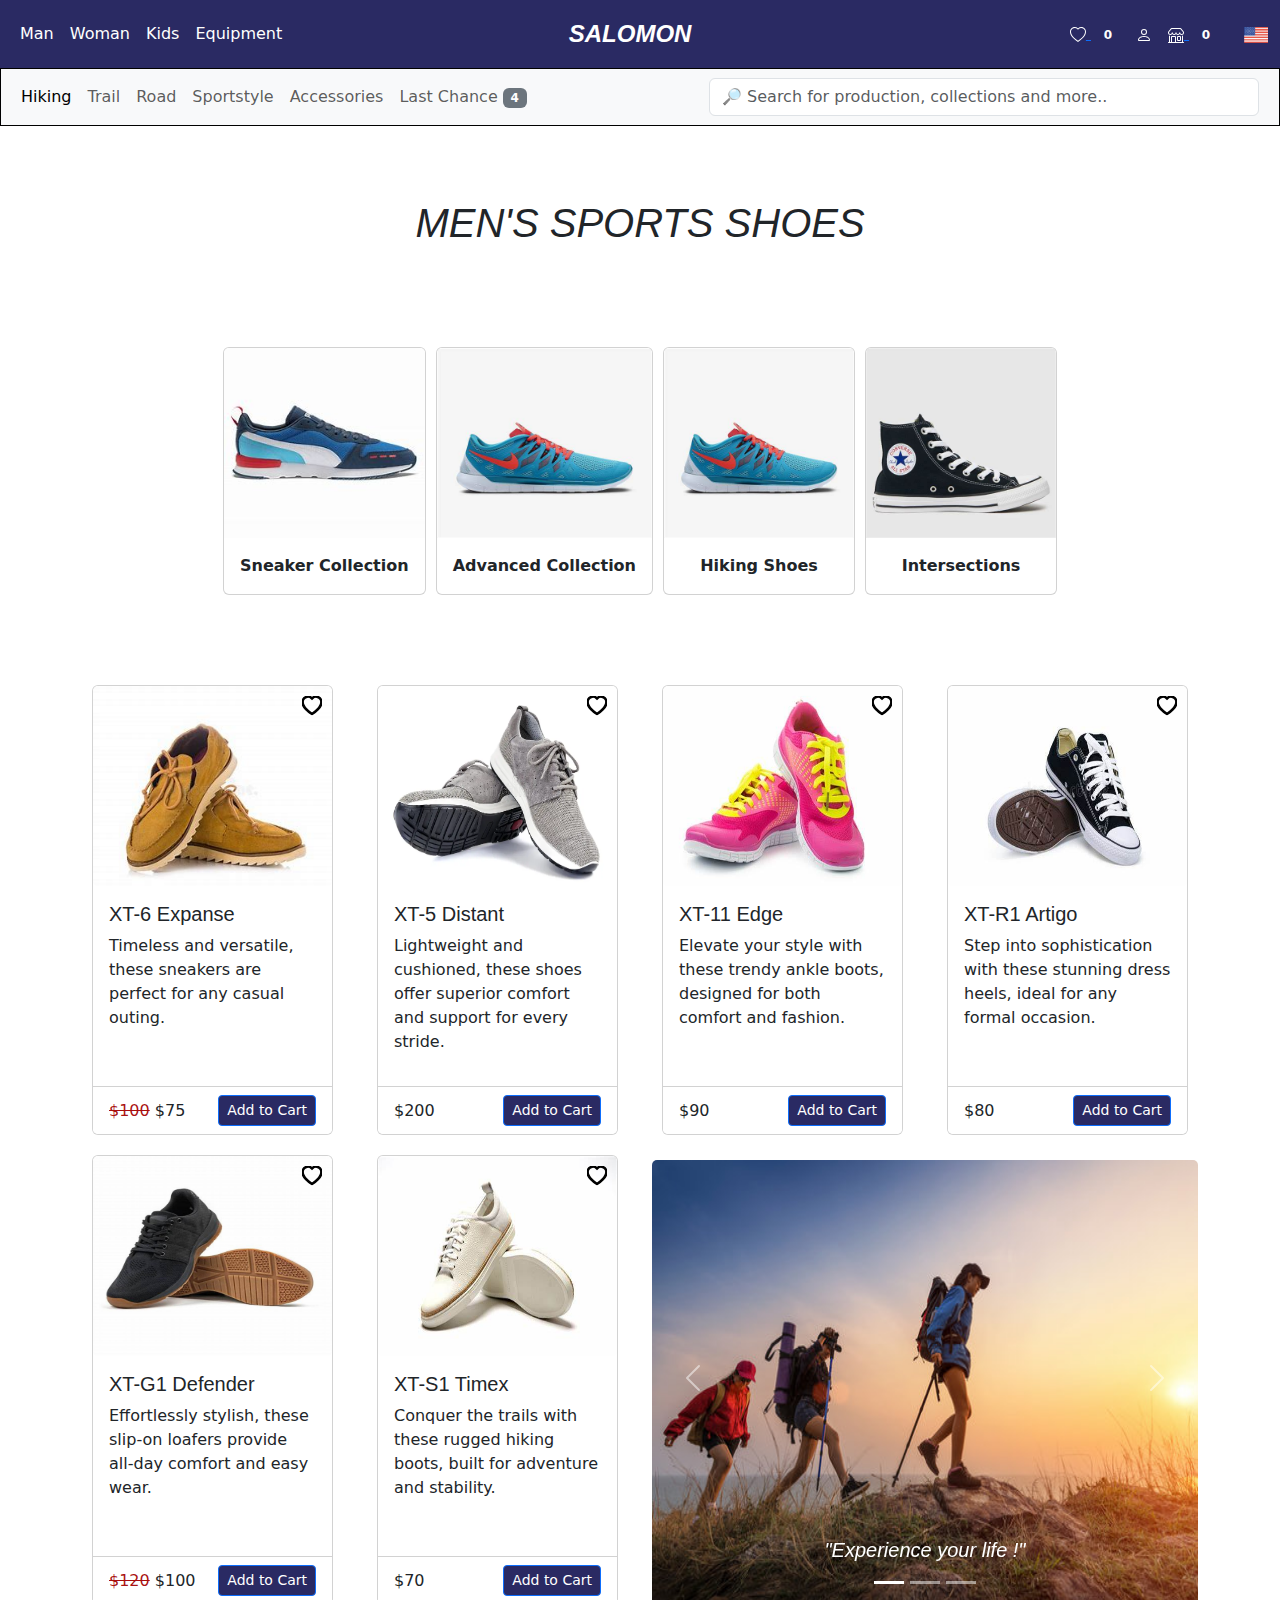
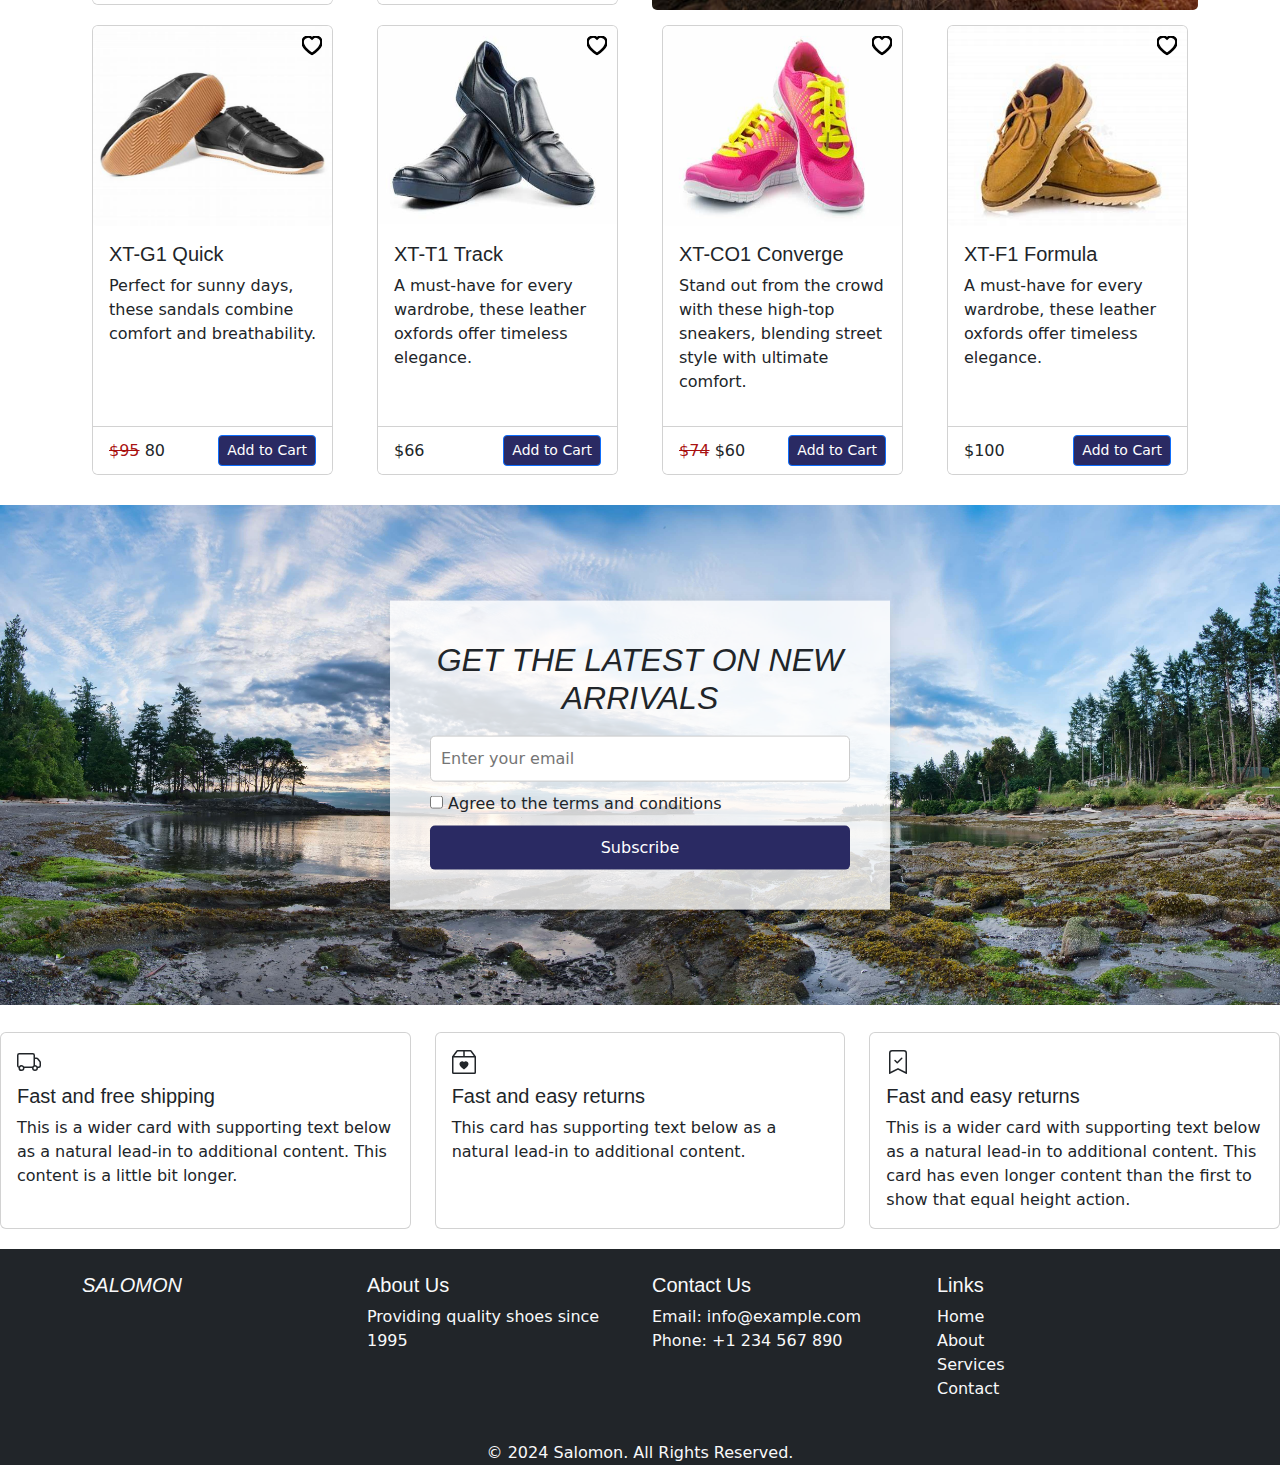
<file: index.html>
<!doctype html>
<html lang="en">
<head>
    <meta charset="UTF-8">
    <meta name="viewport" content="width=device-width, initial-scale=1, shrink-to-fit=no">
    <meta http-equiv="X-UA-Compatible" content="ie=edge">
    <title>SALOMON</title>
    <link href="https://cdn.jsdelivr.net/npm/bootstrap@5.3.3/dist/css/bootstrap.min.css" rel="stylesheet">
    <link href="https://cdn.jsdelivr.net/npm/bootstrap@5.3.0-alpha1/dist/css/bootstrap.min.css" rel="stylesheet">
    <link rel="stylesheet" href="style.css">
    <script src="https://code.jquery.com/jquery-3.6.0.min.js"></script>
    <script src="script.js" defer></script>
</head>
<body>

<section class="first">
    <nav class="navbar navbar1 navbar-expand-lg">
        <div class="container-fluid">

            <button class="navbar-toggler" type="button" data-bs-toggle="collapse" data-bs-target="#navbarNav" aria-controls="navbarNav" aria-expanded="false" aria-label="Toggle navigation">
                <span class="navbar-toggler-icon"></span>
            </button>

            <div class="collapse navbar-collapse justify-content-between" id="navbarNav">

                <ul class="navbar-nav">
                    <li class="nav-item">
                        <a class="nav-link active nav-link1" aria-current="page" href="#">Man</a>
                    </li>
                    <li class="nav-item">
                        <a class="nav-link nav-link1" href="women.html" href="#">Woman</a>
                    </li>
                    <li class="nav-item">
                        <a class="nav-link nav-link1" href="#">Kids</a>
                    </li>
                    <li class="nav-item">
                        <a class="nav-link nav-link1" href="#">Equipment</a>
                    </li>
                </ul>


                <ul class="navbar-nav mx-auto">
                    <li class="nav-item">
                        <a class="nav-link nav-link1 salomon-link" href="#"><i>SALOMON</i></a>
                    </li>
                </ul>


                <div class="d-flex align-items-center">

                    <a href="#" class="me-3" id="like-button" >
                        <svg xmlns="http://www.w3.org/2000/svg" width="16" height="16" fill="currentColor" class="bi bi-heart bi1" viewBox="0 0 16 16">
                            <path d="m8 2.748-.717-.737C5.6.281 2.514.878 1.4 3.053c-.523 1.023-.641 2.5.314 4.385.92 1.815 2.834 3.989 6.286 6.357 3.452-2.368 5.365-4.542 6.286-6.357.955-1.886.838-3.362.314-4.385C13.486.878 10.4.28 8.717 2.01zM8 15C-7.333 4.868 3.279-3.04 7.824 1.143q.09.083.176.171a3 3 0 0 1 .176-.17C12.72-3.042 23.333 4.867 8 15"/>
                        </svg>
                        <span class="badge badge4" id="like-count">0</span>
                    </a>


                    <a href="login.html" class="me-3">
                        <svg xmlns="http://www.w3.org/2000/svg" width="16" height="16" fill="currentColor" class="bi bi-person bi1" viewBox="0 0 16 16">
                            <path d="M8 8a3 3 0 1 0 0-6 3 3 0 0 0 0 6m2-3a2 2 0 1 1-4 0 2 2 0 0 1 4 0m4 8c0 1-1 1-1 1H3s-1 0-1-1 1-4 6-4 6 3 6 4m-1-.004c-.001-.246-.154-.986-.832-1.664C11.516 10.68 10.289 10 8 10s-3.516.68-4.168 1.332c-.678.678-.83 1.418-.832 1.664z"/>
                        </svg>
                    </a>


                    <a href="#" class="me-3">
                        <svg xmlns="http://www.w3.org/2000/svg" width="16" height="16" fill="currentColor" class="bi bi-shop bi1" viewBox="0 0 16 16">
                            <path d="M2.97 1.35A1 1 0 0 1 3.73 1h8.54a1 1 0 0 1 .76.35l2.609 3.044A1.5 1.5 0 0 1 16 5.37v.255a2.375 2.375 0 0 1-4.25 1.458A2.37 2.37 0 0 1 9.875 8 2.37 2.37 0 0 1 8 7.083 2.37 2.37 0 0 1 6.125 8a2.37 2.37 0 0 1-1.875-.917A2.375 2.375 0 0 1 0 5.625V5.37a1.5 1.5 0 0 1 .361-.976zm1.78 4.275a1.375 1.375 0 0 0 2.75 0 .5.5 0 0 1 1 0 1.375 1.375 0 0 0 2.75 0 .5.5 0 0 1 1 0 1.375 1.375 0 1 0 2.75 0V5.37a.5.5 0 0 0-.12-.325L12.27 2H3.73L1.12 5.045A.5.5 0 0 0 1 5.37v.255a1.375 1.375 0 0 0 2.75 0 .5.5 0 0 1 1 0M1.5 8.5A.5.5 0 0 1 2 9v6h1v-5a1 1 0 0 1 1-1h3a1 1 0 0 1 1 1v5h6V9a.5.5 0 0 1 1 0v6h.5a.5.5 0 0 1 0 1H.5a.5.5 0 0 1 0-1H1V9a.5.5 0 0 1 .5-.5M4 15h3v-5H4zm5-5a1 1 0 0 1 1-1h2a1 1 0 0 1 1 1v3a1 1 0 0 1-1 1h-2a1 1 0 0 1-1-1zm3 0h-2v3h2z"/>
                        </svg>
                        <span class="badge badge4" id="add">0</span>
                    </a>


                    <div class="flag-icon">
                        <img src="images/flag_12356656.png" alt="American Flag" width="24" height="16">
                    </div>
                </div>
            </div>
        </div>
    </nav>
</section>
<section class="second">
    <nav class="navbar navbar-expand-lg bg-body-tertiary">
        <div class="container-fluid">
            <button class="navbar-toggler" type="button" data-bs-toggle="collapse" data-bs-target="#navbarSupportedContent" aria-controls="navbarSupportedContent" aria-expanded="false" aria-label="Toggle navigation">
                <span class="navbar-toggler-icon"></span>
            </button>
            <div class="collapse navbar-collapse" id="navbarSupportedContent">
                <ul class="navbar-nav me-auto mb-2 mb-lg-0">
                    <li class="nav-item">
                        <a class="nav-link nav-link2 active" aria-current="page" href="#">Hiking</a>
                    </li>
                    <li class="nav-item">
                        <a class="nav-link nav-link2" href="#">Trail</a>
                    </li>
                    <li class="nav-item">
                        <a class="nav-link nav-link2" href="#">Road</a>
                    </li>
                    <li class="nav-item">
                        <a class="nav-link nav-link2" href="#">Sportstyle</a>
                    </li>
                    <li class="nav-item">
                        <a class="nav-link nav-link2" href="#">Accessories</a>
                    </li>
                    <li class="nav-item">
                        <a class="nav-link nav-link2" href="#">Last Chance<span class="badge text-bg-secondary badge1">4</span></a>
                    </li>

                </ul>
                <form class="d-flex" role="search">
                    <input class="form-control me-2 search" type="search" placeholder="🔎 Search for production, collections and more.." aria-label="Search">
                </form>
            </div>
        </div>
    </nav>
</section>
<section class="third">
    <div class="divMade">
        <h1><i>MEN'S SPORTS SHOES</i></h1>
    </div>

</section >
<section>
    <div class="card1">
        <div class="card cardx">
            <img src="images/img3.jpg" class="card-img-top imgCard" alt="Sneaker Collection">
            <div class="card-body">
                <p class="card-text text">Sneaker Collection</p>
            </div>
        </div>
        <div class="card cardx">
            <img src="images/img2.jpg" class="card-img-top imgCard" alt="Advanced Collection">
            <div class="card-body">
                <p class="card-text text">Advanced Collection</p>
            </div>
        </div>
        <div class="card cardx">
            <img src="images/img2.jpg" class="card-img-top imgCard" alt="Hiking Shoes">
            <div class="card-body">
                <p class="card-text text">Hiking Shoes</p>
            </div>
        </div>
        <div class="card cardx">
            <img src="images/img4.jpg" class="card-img-top imgCard" alt="Intersections">
            <div class="card-body">
                <p class="card-text text">Intersections</p>
            </div>
        </div>
    </div>
</section>

<section class="fourth">
    <div class="container containera1">
        <div class="row">
            <div class="col-xl-3 col-lg-4 col-md-6 col-sm-6 col-12">
                <div class="card card2 position-relative" style="">
                    <img src="images/img5.jpg" class="card-img-top card3" alt="...">
                    <a href="#" class="like-icon l1">
                        <svg xmlns="http://www.w3.org/2000/svg" width="20" height="20" fill="white" class="bi bi-heart" viewBox="0 0 16 16">
                            <path d="m8 2.748-.717-.737C5.6.281 2.514.878 1.4 3.053c-.523 1.023-.641 2.5.314 4.385.92 1.815 2.834 3.989 6.286 6.357 3.452-2.368 5.365-4.542 6.286-6.357.955-1.886.838-3.362.314-4.385C13.486.878 10.4.28 8.717 2.01zM8 15C-7.333 4.868 3.279-3.04 7.824 1.143q.09.083.176.171a3 3 0 0 1 .176-.17C12.72-3.042 23.333 4.867 8 15"/>
                        </svg>
                    </a>
                    <div class="card-body">
                        <h5 class="card-title">XT-6 Expanse</h5>
                        <p class="card-text">Timeless and versatile, these sneakers are perfect for any casual outing.</p>
                    </div>
                    <ul class="list-group list-group-flush">
                        <li class="list-group-item d-flex justify-content-between align-items-center">
                            <span><s>$100</s> $75</span>
                            <button class="btn btn-primary btn-sm ml-2 custom-btn">Add to Cart</button>
                        </li>
                    </ul>

                </div>
            </div>
            <div class="col-xl-3 col-lg-4 col-md-6 col-sm-6 col-12">
                <div class="card card2 position-relative " style="">
                    <img src="images/img6.webp" class="card-img-top card3" alt="...">
                    <div class="card-body">
                        <a href="#" class="like-icon l1">
                            <svg xmlns="http://www.w3.org/2000/svg" width="20" height="20" fill="white" class="bi bi-heart" viewBox="0 0 16 16">
                                <path d="m8 2.748-.717-.737C5.6.281 2.514.878 1.4 3.053c-.523 1.023-.641 2.5.314 4.385.92 1.815 2.834 3.989 6.286 6.357 3.452-2.368 5.365-4.542 6.286-6.357.955-1.886.838-3.362.314-4.385C13.486.878 10.4.28 8.717 2.01zM8 15C-7.333 4.868 3.279-3.04 7.824 1.143q.09.083.176.171a3 3 0 0 1 .176-.17C12.72-3.042 23.333 4.867 8 15"/>
                            </svg>
                        </a>
                        <h5 class="card-title">XT-5 Distant</h5>
                        <p class="card-text"> Lightweight and cushioned, these shoes offer superior comfort and support for every stride.</p>
                    </div>
                    <ul class="list-group list-group-flush">
                        <li class="list-group-item d-flex justify-content-between align-items-center">
                            <span>$200</span>
                            <button class="btn btn-primary btn-sm ml-2 custom-btn">Add to Cart</button>
                        </li>

                    </ul>

                </div>
            </div>
            <div class="col-xl-3 col-lg-4 col-md-6 col-sm-6 col-12">
                <div class="card card2 position-relative" style="">
                    <img src="images/img7.jpg" class="card-img-top card3" alt="...">
                    <a href="#" class="like-icon l1">
                        <svg xmlns="http://www.w3.org/2000/svg" width="20" height="20" fill="white" class="bi bi-heart" viewBox="0 0 16 16">
                            <path d="m8 2.748-.717-.737C5.6.281 2.514.878 1.4 3.053c-.523 1.023-.641 2.5.314 4.385.92 1.815 2.834 3.989 6.286 6.357 3.452-2.368 5.365-4.542 6.286-6.357.955-1.886.838-3.362.314-4.385C13.486.878 10.4.28 8.717 2.01zM8 15C-7.333 4.868 3.279-3.04 7.824 1.143q.09.083.176.171a3 3 0 0 1 .176-.17C12.72-3.042 23.333 4.867 8 15"/>
                        </svg>
                    </a>
                    <div class="card-body">
                        <h5 class="card-title">XT-11 Edge</h5>
                        <p class="card-text">Elevate your style with these trendy ankle boots, designed for both comfort and fashion.</p>
                    </div>
                    <ul class="list-group list-group-flush">
                        <li class="list-group-item d-flex justify-content-between align-items-center">
                            <span>$90</span>
                            <button class="btn btn-primary btn-sm ml-2 custom-btn">Add to Cart</button>
                        </li>
                    </ul>

                </div>
            </div>

            <div class="col-xl-3 col-lg-4 col-md-6 col-sm-6 col-12">
                <div class="card card2 position-relative" style="">
                    <img src="images/img8.jpg" class="card-img-top card3" alt="...">
                    <a href="#" class="like-icon l1">
                        <svg xmlns="http://www.w3.org/2000/svg" width="20" height="20" fill="white" class="bi bi-heart" viewBox="0 0 16 16">
                            <path d="m8 2.748-.717-.737C5.6.281 2.514.878 1.4 3.053c-.523 1.023-.641 2.5.314 4.385.92 1.815 2.834 3.989 6.286 6.357 3.452-2.368 5.365-4.542 6.286-6.357.955-1.886.838-3.362.314-4.385C13.486.878 10.4.28 8.717 2.01zM8 15C-7.333 4.868 3.279-3.04 7.824 1.143q.09.083.176.171a3 3 0 0 1 .176-.17C12.72-3.042 23.333 4.867 8 15"/>
                        </svg>
                    </a>
                    <div class="card-body">
                        <h5 class="card-title">XT-R1 Artigo</h5>
                        <p class="card-text">Step into sophistication with these stunning dress heels, ideal for any formal occasion.</p>
                    </div>
                    <ul class="list-group list-group-flush">
                        <li class="list-group-item d-flex justify-content-between align-items-center">
                            <span>$80</span>
                            <button class="btn btn-primary btn-sm ml-2 custom-btn">Add to Cart</button>
                        </li>
                    </ul>

                </div>
            </div>

            <div class="col-xl-3 col-lg-4 col-md-6 col-sm-6 col-12">
                <div class="card card2 position-relative" style="">
                    <img src="images/img9.jpg" class=" card-img-top card3" alt="...">
                    <a href="#" class="like-icon l1">
                        <svg xmlns="http://www.w3.org/2000/svg" width="20" height="20" fill="white" class="bi bi-heart" viewBox="0 0 16 16">
                            <path d="m8 2.748-.717-.737C5.6.281 2.514.878 1.4 3.053c-.523 1.023-.641 2.5.314 4.385.92 1.815 2.834 3.989 6.286 6.357 3.452-2.368 5.365-4.542 6.286-6.357.955-1.886.838-3.362.314-4.385C13.486.878 10.4.28 8.717 2.01zM8 15C-7.333 4.868 3.279-3.04 7.824 1.143q.09.083.176.171a3 3 0 0 1 .176-.17C12.72-3.042 23.333 4.867 8 15"/>
                        </svg>
                    </a>
                    <div class="card-body">
                        <h5 class="card-title">XT-G1 Defender</h5>
                        <p class="card-text">Effortlessly stylish, these slip-on loafers provide all-day comfort and easy wear.</p>
                    </div>
                    <ul class="list-group list-group-flush">
                        <li class="list-group-item d-flex justify-content-between align-items-center">
                            <span><s>$120</s> $100</span>
                            <button class="btn btn-primary btn-sm ml-2 custom-btn">Add to Cart</button>
                        </li>
                    </ul>

                </div>
            </div>

            <div class="col-xl-3 col-lg-4 col-md-6 col-sm-6 col-12">
                <div class="card card2 position-relative" style=" ">
                    <img src="images/img11.jpg" class="card-img-top card3" alt="...">
                    <a href="#" class="like-icon l1">
                        <svg xmlns="http://www.w3.org/2000/svg" width="20" height="20" fill="white" class="bi bi-heart like-icon" viewBox="0 0 16 16">
                            <path d="m8 2.748-.717-.737C5.6.281 2.514.878 1.4 3.053c-.523 1.023-.641 2.5.314 4.385.92 1.815 2.834 3.989 6.286 6.357 3.452-2.368 5.365-4.542 6.286-6.357.955-1.886.838-3.362.314-4.385C13.486.878 10.4.28 8.717 2.01zM8 15C-7.333 4.868 3.279-3.04 7.824 1.143q.09.083.176.171a3 3 0 0 1 .176-.17C12.72-3.042 23.333 4.867 8 15"/>
                        </svg>
                    </a>
                    <div class="card-body">
                        <h5 class="card-title">XT-S1 Timex</h5>
                        <p class="card-text">Conquer the trails with these rugged hiking boots, built for adventure and stability.</p>
                    </div>
                    <ul class="list-group list-group-flush">
                        <li class="list-group-item d-flex justify-content-between align-items-center">
                            <span>$70</span>
                            <button class="btn btn-primary btn-sm ml-2 custom-btn">Add to Cart</button>
                        </li>

                    </ul>

                </div>
            </div>


            <div class="col-xl-6 col-lg-8 col-md-12 col-sm-12 col-12">
                <div class="carousel-container">
                    <div id="carouselExampleCaptions" class="carousel slide">
                        <div class="carousel-indicators">
                            <button type="button" data-bs-target="#carouselExampleCaptions" data-bs-slide-to="0" class="active" aria-current="true" aria-label="Slide 1"></button>
                            <button type="button" data-bs-target="#carouselExampleCaptions" data-bs-slide-to="1" aria-label="Slide 2"></button>
                            <button type="button" data-bs-target="#carouselExampleCaptions" data-bs-slide-to="2" aria-label="Slide 3"></button>
                        </div>
                        <div class="carousel-inner">
                            <div class="carousel-item active">
                                <img src="images/walk2.jpg" class="d-block w-100 imgCarousel" alt="...">
                                <div class="carousel-caption d-none d-md-block">
                                    <h5><i>"Experience your life !"</i></h5>
                                </div>
                            </div>
                            <div class="carousel-item">
                                <img src="images/walk3.jpg" class="d-block w-100 imgCarousel" alt="...">
                                <div class="carousel-caption d-none d-md-block">
                                    <h5><i>"Join with us.."</i></h5>

                                </div>
                            </div>
                            <div class="carousel-item">
                                <img src="images/img16.jpg"  class="d-block w-100 imgCarousel" alt="...">
                                <div class="carousel-caption d-none d-md-block">
                                    <h5><i>"We are there with you.."</i></h5>
                                </div>
                            </div>
                        </div>
                        <button class="carousel-control-prev" type="button" data-bs-target="#carouselExampleCaptions" data-bs-slide="prev">
                            <span class="carousel-control-prev-icon" aria-hidden="true"></span>
                            <span class="visually-hidden">Previous</span>
                        </button>
                        <button class="carousel-control-next" type="button" data-bs-target="#carouselExampleCaptions" data-bs-slide="next">
                            <span class="carousel-control-next-icon" aria-hidden="true"></span>
                            <span class="visually-hidden">Next</span>
                        </button>
                    </div>
                </div>
            </div>

            <div class="col-xl-3 col-lg-4 col-md-6 col-sm-6 col-12">
                <div class="card card2 position-relative" style="">
                    <img src="images/img12.jpg" class="card-img-top card3" alt="...">
                    <a href="#" class="like-icon l1">
                        <svg xmlns="http://www.w3.org/2000/svg" width="20" height="20" fill="white" class="bi bi-heart" viewBox="0 0 16 16">
                            <path d="m8 2.748-.717-.737C5.6.281 2.514.878 1.4 3.053c-.523 1.023-.641 2.5.314 4.385.92 1.815 2.834 3.989 6.286 6.357 3.452-2.368 5.365-4.542 6.286-6.357.955-1.886.838-3.362.314-4.385C13.486.878 10.4.28 8.717 2.01zM8 15C-7.333 4.868 3.279-3.04 7.824 1.143q.09.083.176.171a3 3 0 0 1 .176-.17C12.72-3.042 23.333 4.867 8 15"/>
                        </svg>
                    </a>
                    <div class="card-body">
                        <h5 class="card-title">XT-G1 Quick</h5>
                        <p class="card-text">Perfect for sunny days, these sandals combine comfort and breathability.</p>
                    </div>
                    <ul class="list-group list-group-flush">
                        <li class="list-group-item d-flex justify-content-between align-items-center">
                            <span><s>$95</s> 80</span>
                            <button class="btn btn-primary btn-sm ml-2 custom-btn">Add to Cart</button>
                        </li>

                    </ul>

                </div>
            </div>







            <div class="col-xl-3 col-lg-4 col-md-6 col-sm-6 col-12">
                <div class="card card2 position-relative" style="">
                    <img src="images/img13.jpg" class="card-img-top card3" alt="...">
                    <a href="#" class="like-icon l1">
                        <svg xmlns="http://www.w3.org/2000/svg" width="20" height="20" fill="white" class="bi bi-heart" viewBox="0 0 16 16">
                            <path d="m8 2.748-.717-.737C5.6.281 2.514.878 1.4 3.053c-.523 1.023-.641 2.5.314 4.385.92 1.815 2.834 3.989 6.286 6.357 3.452-2.368 5.365-4.542 6.286-6.357.955-1.886.838-3.362.314-4.385C13.486.878 10.4.28 8.717 2.01zM8 15C-7.333 4.868 3.279-3.04 7.824 1.143q.09.083.176.171a3 3 0 0 1 .176-.17C12.72-3.042 23.333 4.867 8 15"/>
                        </svg>
                    </a>
                    <div class="card-body">
                        <h5 class="card-title">XT-T1 Track</h5>
                        <p class="card-text">A must-have for every wardrobe, these leather oxfords offer timeless elegance.</p>
                    </div>
                    <ul class="list-group list-group-flush">
                        <li class="list-group-item d-flex justify-content-between align-items-center">
                            <span>$66</span>
                            <button class="btn btn-primary btn-sm ml-2 custom-btn">Add to Cart</button>
                        </li>

                    </ul>

                </div>
            </div>

            <div class="col-xl-3 col-lg-4 col-md-6 col-sm-6 col-12">
                <div class="card card2 position-relative" style="">
                    <a href="#" class="like-icon l1">
                        <svg xmlns="http://www.w3.org/2000/svg" width="20" height="20" fill="white" class="bi bi-heart" viewBox="0 0 16 16">
                            <path d="m8 2.748-.717-.737C5.6.281 2.514.878 1.4 3.053c-.523 1.023-.641 2.5.314 4.385.92 1.815 2.834 3.989 6.286 6.357 3.452-2.368 5.365-4.542 6.286-6.357.955-1.886.838-3.362.314-4.385C13.486.878 10.4.28 8.717 2.01zM8 15C-7.333 4.868 3.279-3.04 7.824 1.143q.09.083.176.171a3 3 0 0 1 .176-.17C12.72-3.042 23.333 4.867 8 15"/>
                        </svg>
                    </a>
                    <img src="images/img7.jpg" class="card-img-top card3" alt="...">
                    <div class="card-body">
                        <h5 class="card-title">XT-CO1 Converge</h5>
                        <p class="card-text">Stand out from the crowd with these high-top sneakers, blending street style with ultimate comfort.</p>
                    </div>
                    <ul class="list-group list-group-flush">
                        <li class="list-group-item d-flex justify-content-between align-items-center">
                            <span><s>$74</s> $60</span>
                            <button class="btn btn-primary btn-sm ml-2 custom-btn">Add to Cart</button>
                        </li>

                    </ul>

                </div>
            </div>

            <div class="col-xl-3 col-lg-4 col-md-6 col-sm-6 col-12">
                <div class="card card2 position-relative" style="">
                    <img src="images/img5.jpg" class="card-img-top card3" alt="...">
                    <a href="#" class="like-icon l1">
                        <svg xmlns="http://www.w3.org/2000/svg" width="20" height="20" fill="white" class="bi bi-heart" viewBox="0 0 16 16">
                            <path d="m8 2.748-.717-.737C5.6.281 2.514.878 1.4 3.053c-.523 1.023-.641 2.5.314 4.385.92 1.815 2.834 3.989 6.286 6.357 3.452-2.368 5.365-4.542 6.286-6.357.955-1.886.838-3.362.314-4.385C13.486.878 10.4.28 8.717 2.01zM8 15C-7.333 4.868 3.279-3.04 7.824 1.143q.09.083.176.171a3 3 0 0 1 .176-.17C12.72-3.042 23.333 4.867 8 15"/>
                        </svg>
                    </a>
                    <div class="card-body">
                        <h5 class="card-title">XT-F1 Formula</h5>
                        <p class="card-text">A must-have for every wardrobe, these leather oxfords offer timeless elegance.</p>
                    </div>
                    <ul class="list-group list-group-flush">
                        <li class="list-group-item d-flex justify-content-between align-items-center">
                            <span>$100</span>
                            <button class="btn btn-primary btn-sm ml-2 custom-btn">Add to Cart</button>
                        </li>

                    </ul>

                </div>
            </div>


        </div>
    </div>
</section>
<section class="fifth">
    <div class="img-container1">
        <img src="images/s1.jpg" class="card-img-top imgFooter" alt="Image">
        <div class="overlay">
            <form class="email-form">
                <h2 class="h2font"><i>GET THE LATEST ON NEW ARRIVALS</i></h2>
                <input type="email" placeholder="Enter your email" required>
                <div class="checkbox-container">
                    <input type="checkbox" id="subscribe" required>
                    <label for="subscribe">Agree to the terms and conditions</label>
                </div>
                <button type="submit">Subscribe</button>
            </form>
        </div>
    </div>
</section>
<section class="sixth">
    <div class="divWho">
        <div class="row row-cols-1 row-cols-md-3 g-4">
            <div class="col">
                <div class="card h-100 no-transition">
                    <div class="card-body">
                        <div class="icon-title">
                            <!-- Example SVG Icon -->
                            <svg xmlns="http://www.w3.org/2000/svg" width="16" height="16" fill="currentColor" class="bi bi-truck" viewBox="0 0 16 16">
                                <path d="M0 3.5A1.5 1.5 0 0 1 1.5 2h9A1.5 1.5 0 0 1 12 3.5V5h1.02a1.5 1.5 0 0 1 1.17.563l1.481 1.85a1.5 1.5 0 0 1 .329.938V10.5a1.5 1.5 0 0 1-1.5 1.5H14a2 2 0 1 1-4 0H5a2 2 0 1 1-3.998-.085A1.5 1.5 0 0 1 0 10.5zm1.294 7.456A2 2 0 0 1 4.732 11h5.536a2 2 0 0 1 .732-.732V3.5a.5.5 0 0 0-.5-.5h-9a.5.5 0 0 0-.5.5v7a.5.5 0 0 0 .294.456M12 10a2 2 0 0 1 1.732 1h.768a.5.5 0 0 0 .5-.5V8.35a.5.5 0 0 0-.11-.312l-1.48-1.85A.5.5 0 0 0 13.02 6H12zm-9 1a1 1 0 1 0 0 2 1 1 0 0 0 0-2m9 0a1 1 0 1 0 0 2 1 1 0 0 0 0-2"/>
                            </svg>
                            <h5 class="card-title cardt">Fast and free shipping</h5>
                        </div>
                        <p class="card-text">This is a wider card with supporting text below as a natural lead-in to additional content. This content is a little bit longer.</p>
                    </div>
                </div>
            </div>
            <div class="col">
                <div class="card h-100 no-transition">
                    <div class="card-body">
                        <div class="icon-title">
                            <!-- Example SVG Icon -->
                            <svg xmlns="http://www.w3.org/2000/svg" width="16" height="16" fill="currentColor" class="bi bi-box2-heart" viewBox="0 0 16 16">
                                <path d="M8 7.982C9.664 6.309 13.825 9.236 8 13 2.175 9.236 6.336 6.31 8 7.982"/>
                                <path d="M3.75 0a1 1 0 0 0-.8.4L.1 4.2a.5.5 0 0 0-.1.3V15a1 1 0 0 0 1 1h14a1 1 0 0 0 1-1V4.5a.5.5 0 0 0-.1-.3L13.05.4a1 1 0 0 0-.8-.4zm0 1H7.5v3h-6zM8.5 4V1h3.75l2.25 3zM15 5v10H1V5z"/>
                            </svg>
                            <h5 class="card-title cardt">Fast and easy returns</h5>
                        </div>
                        <p class="card-text">This card has supporting text below as a natural lead-in to additional content.</p>
                    </div>
                </div>
            </div>
            <div class="col">
                <div class="card h-100 no-transition">
                    <div class="card-body">
                        <div class="icon-title">
                            <!-- Example SVG Icon -->
                            <svg xmlns="http://www.w3.org/2000/svg" width="16" height="16" fill="currentColor" class="bi bi-bookmark-check" viewBox="0 0 16 16">
                                <path fill-rule="evenodd" d="M10.854 5.146a.5.5 0 0 1 0 .708l-3 3a.5.5 0 0 1-.708 0l-1.5-1.5a.5.5 0 1 1 .708-.708L7.5 7.793l2.646-2.647a.5.5 0 0 1 .708 0"/>
                                <path d="M2 2a2 2 0 0 1 2-2h8a2 2 0 0 1 2 2v13.5a.5.5 0 0 1-.777.416L8 13.101l-5.223 2.815A.5.5 0 0 1 2 15.5zm2-1a1 1 0 0 0-1 1v12.566l4.723-2.482a.5.5 0 0 1 .554 0L13 14.566V2a1 1 0 0 0-1-1z"/>
                            </svg>
                            <h5 class="card-title cardt">Fast and easy returns</h5>
                        </div>
                        <p class="card-text">This is a wider card with supporting text below as a natural lead-in to additional content. This card has even longer content than the first to show that equal height action.</p>
                    </div>
                </div>
            </div>
        </div>
    </div>
</section>
<footer class="bg-dark text-light pt-4 footer1">
    <div class="container">
        <div class="row">
            <div class="col-md-3">
                <h5><i>SALOMON</i></h5>
            </div>
            <div class="col-md-3">
                <h5>About Us</h5>
                <p>Providing quality shoes since 1995</p>
            </div>
            <div class="col-md-3">
                <h5>Contact Us</h5>
                <p>Email: info@example.com</p>
                <p>Phone: +1 234 567 890</p>
            </div>
            <div class="col-md-3">
                <h5>Links</h5>
                <ul class="list-unstyled">
                    <li><a href="#" class="text-light">Home</a></li>
                    <li><a href="#" class="text-light">About</a></li>
                    <li><a href="#" class="text-light">Services</a></li>
                    <li><a href="#" class="text-light">Contact</a></li>
                </ul>
            </div>
        </div>
        <div class="text-center mt-4">
            <p>&copy; 2024 Salomon. All Rights Reserved.</p>
        </div>
    </div>
</footer>
<script src="https://cdn.jsdelivr.net/npm/bootstrap@5.3.3/dist/js/bootstrap.bundle.min.js"></script>
<script src="https://cdn.jsdelivr.net/npm/@popperjs/core@2.11.6/dist/umd/popper.min.js"></script>
<script src="https://cdn.jsdelivr.net/npm/bootstrap@5.3.0-alpha1/dist/js/bootstrap.min.js"></script>
</body>
</html>
</file>
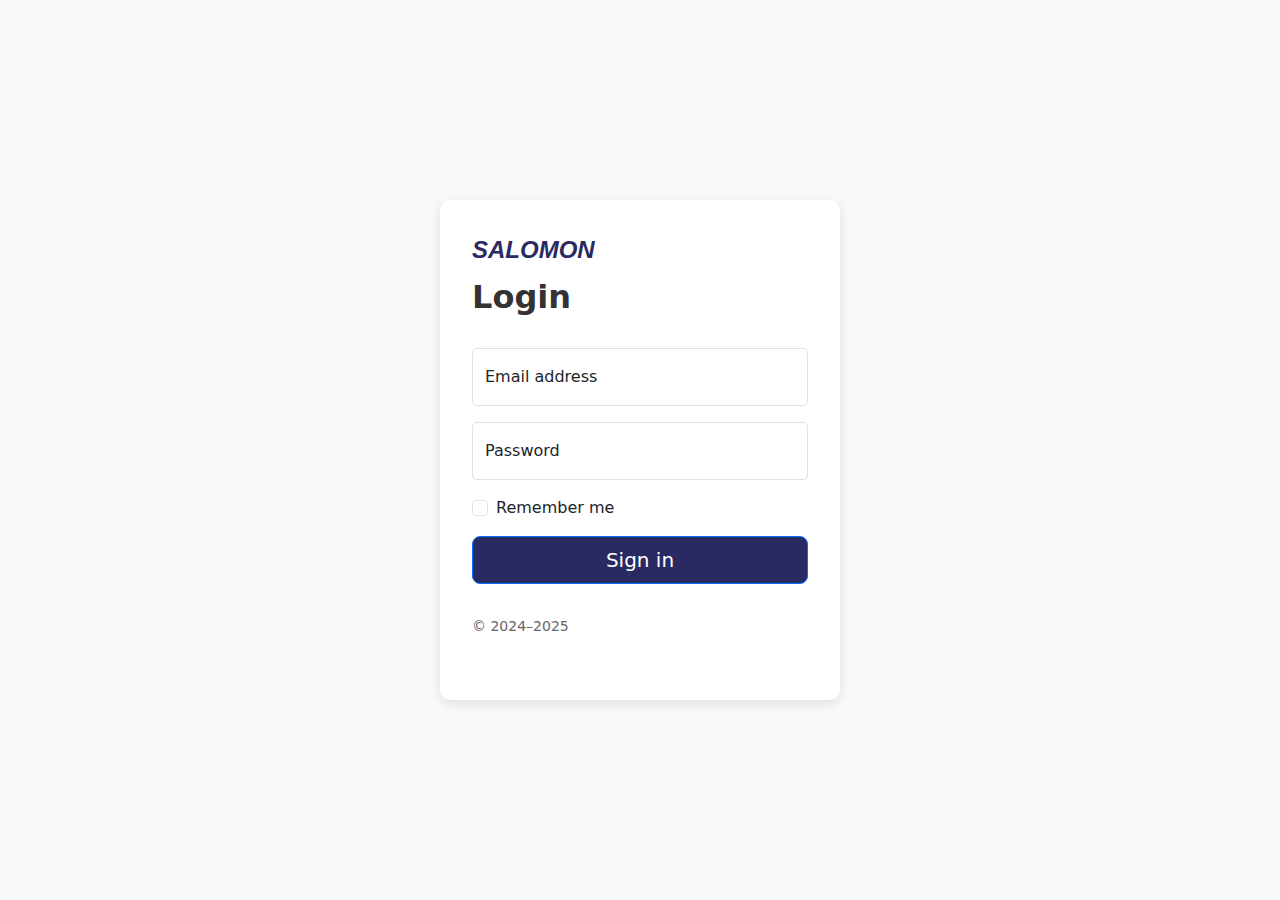
<file: login.html>
<!DOCTYPE html>
<html lang="en">
<head>
    <meta charset="UTF-8">
    <meta name="viewport" content="width=device-width, initial-scale=1.0">
    <title>Login Page</title>
    <!-- Bootstrap CSS -->
    <link href="https://cdn.jsdelivr.net/npm/bootstrap@5.1.3/dist/css/bootstrap.min.css" rel="stylesheet">
    <!-- Link to external CSS file -->
    <link rel="stylesheet" href="style3.css">
</head>
<body>

<div class="login-container">
    <!-- Logo Image -->
    <a class="nav-link nav-link1 salomon-link" href="#"><i>SALOMON</i></a>
    <!-- Title -->
    <h2>Login</h2>
    <!-- Login Form -->
    <form>
        <div class="form-floating mb-3">
            <input type="email" class="form-control" id="floatingInput" placeholder="name@example.com">
            <label for="floatingInput">Email address</label>
        </div>
        <div class="form-floating mb-3">
            <input type="password" class="form-control" id="floatingPassword" placeholder="Password">
            <label for="floatingPassword">Password</label>
        </div>
        <div class="form-check mb-3">
            <input class="form-check-input" type="checkbox" value="" id="rememberMe">
            <label class="form-check-label" for="rememberMe">
                Remember me
            </label>
        </div>

            <a href="index.html" class="btn btn-primary btn-lg" >Sign in</a>

    </form>

    <!-- Footer -->
    <footer>
        <p>&copy; 2024–2025</p>
    </footer>
</div>

<!-- Bootstrap JS (Optional) -->
<script src="https://cdn.jsdelivr.net/npm/bootstrap@5.1.3/dist/js/bootstrap.bundle.min.js"></script>
</body>
</html>
</file>
<file: style.css>
*
{
    margin: 0;
    padding: 0;
    box-sizing: border-box;
}

.navbar1{
    background-color: rgb(42, 42, 99); /
    font-weight: 600;
}

.nav-link1 {
    color: white !important;
}
.nav-link1:hover {
    color: yellow !important;
}

.salomon-link {
    font-family: Impact, Haettenschweiler, 'Arial Narrow Bold', sans-serif; /* Apply a different font */
    font-weight: bold;
    font-size: 1.5rem;
     margin-right:100px;
}

.bi-heart, .bi-person, .bi-shop{
    fill: white;
}

.badge4:hover{
background-color:rgb(42, 42, 99);
}

.bi1:hover{
    stroke: yellow;
}

.flag-icon img {
    margin-left: 10px;
}

.second{
    border:0.01px solid black;
}

.search{
width:550px;
}

.badge{
margin-left:5px;;
}

/* two nav styling */


.divMade
{
    display: flex;
    align-items: center;
    justify-content: center;
    height:201px;
    font-family:Impact, Haettenschweiler, 'Arial Narrow Bold', sans-serif;
}
/* heading styling */



.card1 {
    display: flex;
    justify-content: center;
    align-items: center;
    flex-wrap: wrap;
    gap: 10px;
    margin: 20px;
}
.cardx {
    transition: transform 0.4s ease-in-out;
}

.cardx:hover {
    transform: scale(1.05);
    box-shadow: 0 8px 16px rgba(0, 0, 0, 0.3);
}
.imgCard{
height:190px;

}
.text
{
font-weight: 600;
text-align: center;
}
/* for first card */



.card2 {
    transition: transform 0.3s ease-in-out;
    margin:5px;
}

.card2:hover {
    transform: scale(1.05);
    box-shadow: 0 8px 16px rgba(0, 0, 0, 0.1);
}

.card2{
    margin:10px;
    height:450px;
}

.fourth{
    margin-top: 80px; /* Adds space between this section and the one above */
}

.card3{
    height:200px;
    border-radius:5px;
}

.carousel-item{
    height: 460px;
    margin-top:5px;
    border-radius: 5px;
    overflow: hidden;
}

s{
    color:rgba(168, 13, 13, 0.996);
}

.like-icon svg {
    position: absolute;
    top: 10px;
    right: 10px;
    fill: black;
    stroke: black;
    stroke-width: 1;

}

.like-icon:hover svg {
    fill: red;
    stroke: red;
}

.liked svg {
    fill: red;
    stroke: red;
}


.custom-btn {
    background-color: rgb(42, 42, 99);
    color: white;
    font-weight: 500;
}

.custom-btn:hover{
background-color: rgb(90, 90, 147);
}

.imgCarousel{
height:460px;
margin-top:10px;
border-radius: 5px;
}

h5{
font-family: Impact, Haettenschweiler, 'Arial Narrow Bold', sans-serif;
}
/*card 2*/


.img-container1 {
position: relative;
display: inline-block;
overflow:hidden;
width:100%
}

.imgFooter {
    margin-top:20px;
    height: 500px;
}

.overlay {
    position: absolute;
    top: 50%;
    left: 50%;
    transform: translate(-50%, -50%);
    background-color: rgba(255, 255, 255, 0.8);
    padding: 40px;
    margin-top:10px;
    text-align: center;
    box-shadow: 0px 4px 15px rgba(0, 0, 0, 0.1);
    width:500px;
}


.email-form input[type="email"] {
    width: 100%;
    padding: 10px;
    margin-top: 10px;
    border: 1px solid #ccc;
    border-radius: 5px;
}

.email-form .checkbox-container {
    margin-top: 10px;
    text-align: left;
}

.email-form button {
    width: 100%;
    padding: 10px;
    background-color: rgb(42, 42, 99);
    color: white;
    border: none;
    border-radius: 5px;
    cursor: pointer;
    margin-top: 10px;
}

.email-form button:hover {
    background-color: rgb(41, 41, 136);
}

.h2font{
font-family: Impact, Haettenschweiler, 'Arial Narrow Bold', sans-serif;
}
/*email and image*/


.icon-title svg {
    width: 24px;
    height: 24px;
}

.cardt{
margin-top:10px;
}

.divWho{
margin-top:20px;
}
/*card 3*/


.footer1{
margin-top:20px;
}

footer {
background-color: rgb(42, 42, 99) !important;
}

footer a {
text-decoration: none;
transition: color 0.5s; /
}

footer a:hover {
    color: yellow !important;
}

footer p {
    margin: 0;
}
</file>
<file: style3.css>
body {
    background-color: #f8f9fa;
    display: flex;
    justify-content: center;
    align-items: center;
    height: 100vh;
}
.salomon-link {
    font-family: Impact, Haettenschweiler, 'Arial Narrow Bold', sans-serif;
    color: rgb(42, 42, 99);
    padding:0;
    font-weight: bold;
    font-size: 1.5rem;
    margin-right:100px;
    margin-bottom:10px;
}

.btn-link {
    color: white;
    text-decoration: none;
}
.btn-link:hover {
    text-decoration: none;
}

.login-container {
    padding: 2rem;
    background-color: white;
    border-radius: 10px;
    box-shadow: 0px 4px 12px rgba(0, 0, 0, 0.1);
    width:400px;
    height:500px;
}

.login-container h2 {
    margin-bottom: 2rem;
    font-weight: bold;
    color: #333;
}

.form-control {
    border-radius: 5px;
}

.btn-primary {
    width: 100%;
    background-color: rgb(42, 42, 99);
}

footer {
    margin-top: 2rem;
    font-size: 0.875rem;
    color: #666;
}
</file>
